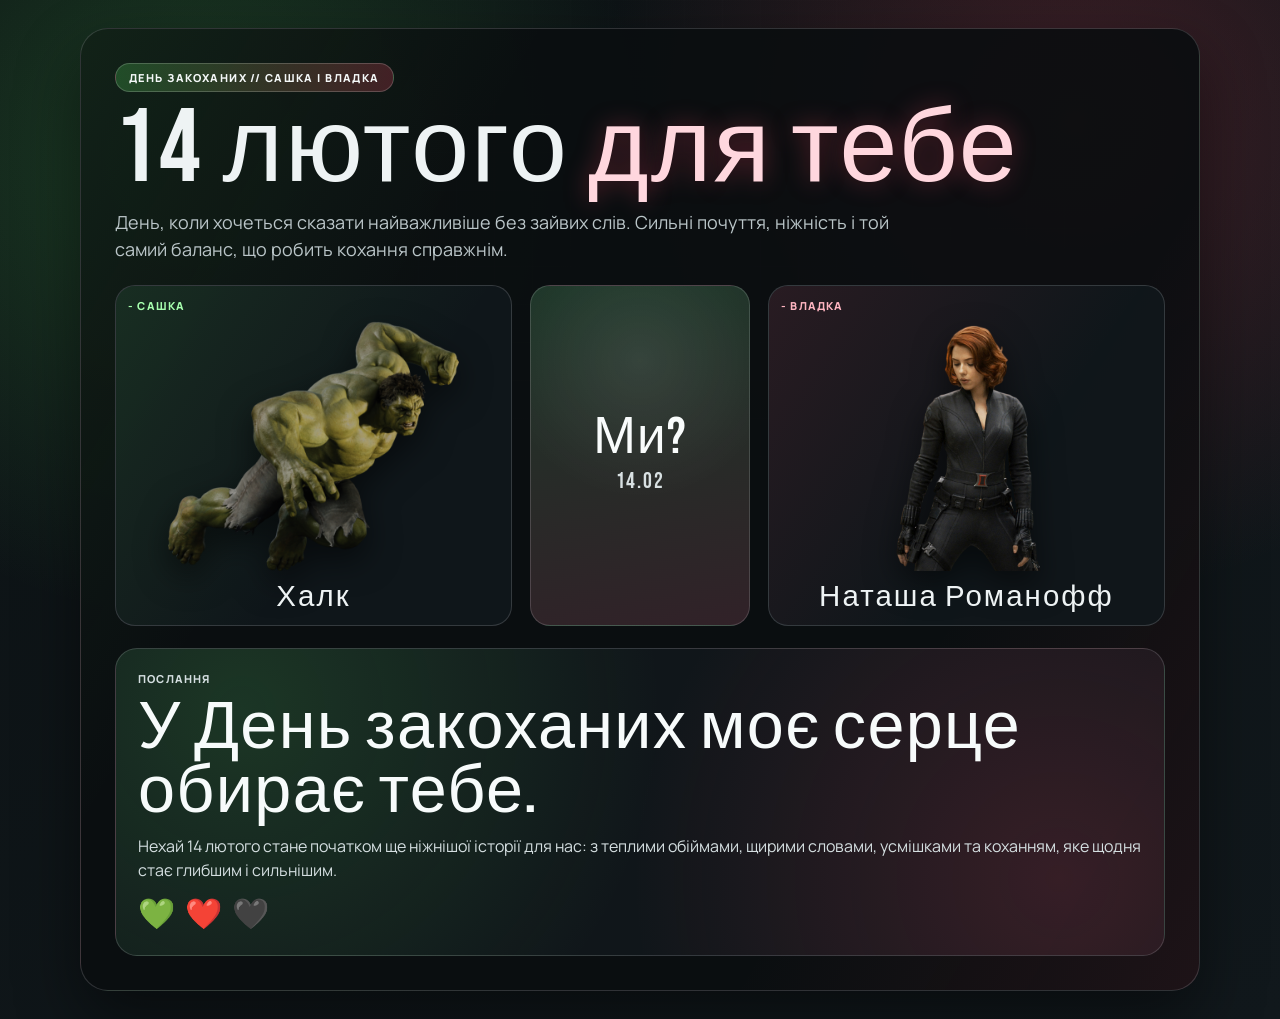
<file: index.html>
<!doctype html>
<html lang="uk">
<head>
  <meta charset="UTF-8">
  <meta name="viewport" content="width=device-width, initial-scale=1.0">
  <title>❤️</title>
  <meta name="description" content="Адаптивна валентинка до 14 лютого у стилі Халка та Наташі Романофф.">
  <link rel="preconnect" href="https://fonts.googleapis.com">
  <link rel="preconnect" href="https://fonts.gstatic.com" crossorigin>
  <link href="https://fonts.googleapis.com/css2?family=Bebas+Neue&family=Manrope:wght@400;500;700;800&display=swap" rel="stylesheet">
  <link rel="stylesheet" href="./styles.css">
  <script defer src="./script.js"></script>
</head>
<body>
  <div class="bg-grid" aria-hidden="true"></div>

  <div class="fall-layer" aria-hidden="true">
    <img class="fall-item" src="./assets/net/hulk-1.png" alt="" style="--x:2vw; --size:138px; --dur:46s; --delay:-28s; --drift:35px; --rot:10deg;">
    <img class="fall-item" src="./assets/net/widow-1.png" alt="" style="--x:10vw; --size:122px; --dur:50s; --delay:-14s; --drift:-28px; --rot:-12deg;">
    <img class="fall-item" src="./assets/net/hulk-2.png" alt="" style="--x:21vw; --size:134px; --dur:44s; --delay:-35s; --drift:26px; --rot:8deg;">
    <img class="fall-item" src="./assets/net/widow-2.png" alt="" style="--x:31vw; --size:124px; --dur:52s; --delay:-22s; --drift:-24px; --rot:-10deg;">
    <img class="fall-item" src="./assets/net/hulk-3.png" alt="" style="--x:42vw; --size:128px; --dur:47s; --delay:-7s; --drift:31px; --rot:9deg;">
    <img class="fall-item" src="./assets/net/widow-3.png" alt="" style="--x:53vw; --size:126px; --dur:54s; --delay:-39s; --drift:-26px; --rot:-11deg;">
    <img class="fall-item" src="./assets/net/hulk-4.png" alt="" style="--x:64vw; --size:132px; --dur:45s; --delay:-19s; --drift:28px; --rot:9deg;">
    <img class="fall-item" src="./assets/net/widow-4.png" alt="" style="--x:74vw; --size:118px; --dur:51s; --delay:-31s; --drift:-23px; --rot:-9deg;">
    <img class="fall-item" src="./assets/net/hulk-5.png" alt="" style="--x:84vw; --size:130px; --dur:48s; --delay:-11s; --drift:32px; --rot:10deg;">
    <img class="fall-item" src="./assets/net/widow-5.png" alt="" style="--x:93vw; --size:120px; --dur:53s; --delay:-43s; --drift:-22px; --rot:-11deg;">
  </div>

  <main class="valentine" aria-label="Валентинка до 14 лютого у стилі Халка та Наташі">
    <header class="hero">
      <p class="hero__label">ДЕНЬ ЗАКОХАНИХ // САШКА І ВЛАДКА</p>
      <h1>14 лютого <span>для тебе</span></h1>
      <p class="hero__text">
        День, коли хочеться сказати найважливіше без зайвих слів.
        Сильні почуття, ніжність і той самий баланс, що робить кохання справжнім.
      </p>
    </header>

    <section class="duo-stage" aria-label="Образи Халка і Наташі Романофф">
      <article class="character character--hulk">
        <p class="character__tag">- Сашка</p>
        <img src="./assets/net/hulk-2.png" alt="Халк">
        <p class="character__name">Халк</p>
      </article>

      <div class="duo-stage__core" aria-hidden="true">
        <h2>Ми?</h2>
        <p class="duo-stage__date">14.02</p>
      </div>

      <article class="character character--widow">
        <p class="character__tag">- Владка</p>
        <img src="./assets/net/widow-2.png" alt="Наташа Романофф">
        <p class="character__name">Наташа Романофф</p>
      </article>
    </section>

    <section class="note" aria-label="Романтичне послання">
      <p class="note__label">Послання</p>
      <h3>У День закоханих моє серце обирає тебе.</h3>
      <p>
        Нехай 14 лютого стане початком ще ніжнішої історії для нас:
        з теплими обіймами, щирими словами, усмішками та коханням,
        яке щодня стає глибшим і сильнішим.
      </p>
      <div class="heart-line" aria-hidden="true">
        <span>💚</span><span>❤️</span><span>🖤</span>
      </div>
    </section>
  </main>
</body>
</html>
</file>
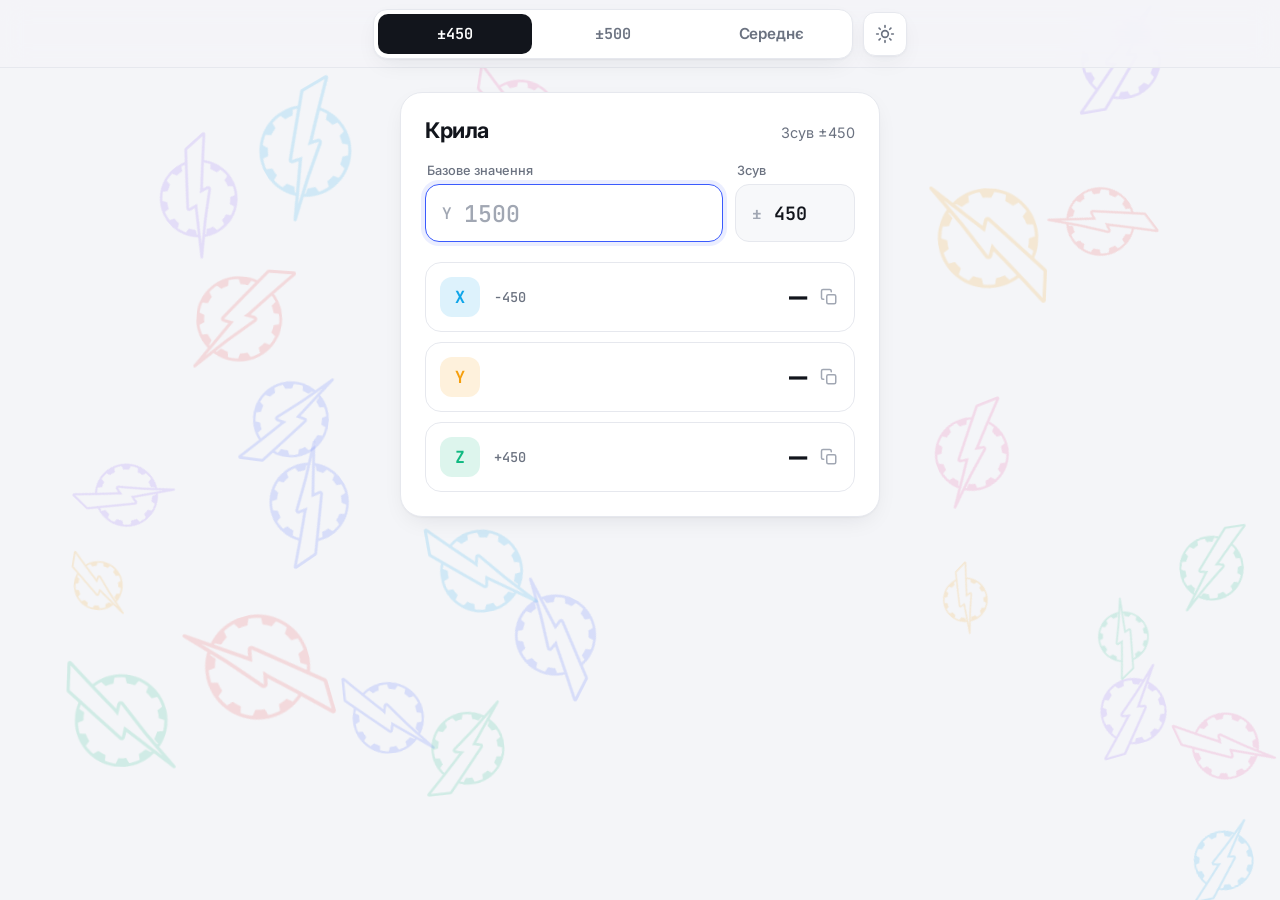
<file: kryla.html>
<!doctype html>
<html lang="uk">
<head>
<meta charset="utf-8" />
<meta name="viewport" content="width=device-width, initial-scale=1" />
<title>Крила — калькулятор</title>
<link rel="preconnect" href="https://fonts.googleapis.com" />
<link rel="preconnect" href="https://fonts.gstatic.com" crossorigin />
<link href="https://fonts.googleapis.com/css2?family=Inter:wght@400;500;600;700&family=JetBrains+Mono:wght@500;600&display=swap" rel="stylesheet" />
<style>
  :root{
    --bg:#f4f5f8; --card:#ffffff; --field:#f7f8fa;
    --line:#e6e8ee; --line-2:#d5d9e2;
    --ink:#12151c; --muted:#6b7280; --faint:#a1a7b3;
    --accent:#3b5bfd; --accent-soft:rgba(59,91,253,.10);
    --minus:#0ea5e9; --base:#f59e0b; --plus:#10b981; --avg:#8b5cf6;
    --shadow:0 1px 2px rgba(16,24,40,.04), 0 8px 24px -8px rgba(16,24,40,.10);
    --sans:'Inter',system-ui,-apple-system,'Segoe UI',Roboto,sans-serif;
    --mono:'JetBrains Mono',ui-monospace,Consolas,monospace;
    --bar-h:68px;
    /* кольори логотипів на фоні — світла тема */
    --l1:#3b5bfd; --l2:#8b5cf6; --l3:#10b981; --l4:#f59e0b; --l5:#ef4444; --l6:#0ea5e9; --l7:#ec4899;
    --logo-op:.16;
    color-scheme:light;
  }
  :root[data-theme="dark"]{
    --bg:#0b0d12; --card:#14171f; --field:#1b1f29;
    --line:#252a36; --line-2:#323846;
    --ink:#eef0f4; --muted:#9aa2b1; --faint:#5f6776;
    --accent:#6b85ff; --accent-soft:rgba(107,133,255,.16);
    --shadow:0 1px 2px rgba(0,0,0,.3), 0 12px 32px -12px rgba(0,0,0,.6);
    /* кольори логотипів на фоні — темна тема */
    --l1:#7c93ff; --l2:#c4a6ff; --l3:#4ff0b0; --l4:#ffc94d; --l5:#ff7a7a; --l6:#5fd4ff; --l7:#ff8fd0;
    --logo-op:.22;
    color-scheme:dark;
  }
  *{box-sizing:border-box;}
  body{
    margin:0; min-height:100vh; background:var(--bg); color:var(--ink);
    font-family:var(--sans); -webkit-font-smoothing:antialiased;
    padding:calc(var(--bar-h) + 24px) 16px 32px;
    transition:background .2s, color .2s;
  }

  /* ── логотипи, що літають на фоні ── */
  .sky{position:fixed; inset:0; z-index:0; overflow:hidden; pointer-events:none;}
  .logo{
    position:absolute; left:0; top:0; width:var(--s); aspect-ratio:260/280;
    background:var(--c); opacity:var(--logo-op);
    -webkit-mask:var(--logo-img) center/contain no-repeat; mask:var(--logo-img) center/contain no-repeat;
    transition:background .4s, opacity .4s; will-change:transform;
  }
  :root{--logo-img:url("[data-uri]");}

  /* ── закріплена панель вкладок ── */
  .bar{
    position:fixed; top:0; left:0; right:0; z-index:10; height:var(--bar-h);
    display:flex; align-items:center; justify-content:center; gap:10px; padding:0 12px;
    background:color-mix(in srgb,var(--bg) 82%,transparent);
    border-bottom:1px solid var(--line);
    backdrop-filter:saturate(1.6) blur(14px); -webkit-backdrop-filter:saturate(1.6) blur(14px);
  }
  .seg{
    display:flex; gap:4px; padding:4px; width:min(480px,100%);
    background:var(--card); border:1px solid var(--line); border-radius:14px; box-shadow:var(--shadow);
  }
  .tab{
    flex:1 1 0; min-width:0; height:40px; border:0; border-radius:10px;
    background:transparent; color:var(--muted); cursor:pointer;
    font:600 .95rem var(--sans); letter-spacing:-.01em; white-space:nowrap;
    display:flex; align-items:center; justify-content:center; gap:6px;
    transition:background .15s, color .15s;
  }
  .tab .n{font-family:var(--mono); font-weight:600;}
  .tab:hover{color:var(--ink); background:var(--field);}
  .tab[aria-selected="true"]{background:var(--ink); color:var(--card);}
  .tab:focus-visible{outline:2px solid var(--accent); outline-offset:2px;}
  .theme{
    flex:none; width:44px; height:44px; border-radius:12px; cursor:pointer;
    border:1px solid var(--line); background:var(--card); color:var(--muted); box-shadow:var(--shadow);
    display:grid; place-items:center;
  }
  .theme:hover{color:var(--ink);}
  .theme svg{width:20px; height:20px;}
  .theme .moon{display:none;}
  :root[data-theme="dark"] .theme .sun{display:none;}
  :root[data-theme="dark"] .theme .moon{display:block;}

  /* ── картка ── */
  .card{
    position:relative; z-index:1;
    width:min(480px,100%); margin:0 auto;
    background:var(--card); border:1px solid var(--line); border-radius:22px;
    padding:24px; box-shadow:var(--shadow);
  }
  .card[hidden]{display:none;}
  .head{display:flex; align-items:baseline; justify-content:space-between; gap:12px; margin-bottom:20px;}
  .head h1{margin:0; font-size:1.35rem; font-weight:700; letter-spacing:-.02em;}
  .head span{color:var(--muted); font-size:.9rem;}

  .grid{display:grid; grid-template-columns:1fr 120px; gap:12px;}
  .grid.two{grid-template-columns:1fr 1fr;}
  label{display:block; color:var(--muted); font-size:.8rem; font-weight:500; margin:0 0 6px 2px;}
  .field{
    display:flex; align-items:center; gap:10px; height:58px; padding:0 16px;
    background:var(--field); border:1px solid var(--line); border-radius:14px;
    transition:border-color .15s, box-shadow .15s, background .15s;
  }
  .field:focus-within{border-color:var(--accent); box-shadow:0 0 0 4px var(--accent-soft); background:var(--card);}
  .field .tag{color:var(--faint); font:600 1rem var(--mono);}
  input{
    width:100%; min-width:0; border:0; background:transparent; color:var(--ink); outline:none;
    font:600 1.45rem var(--mono); font-variant-numeric:tabular-nums;
  }
  .grid .small input{font-size:1.15rem;}
  input::placeholder{color:var(--faint); font-weight:500;}
  input[type=number]::-webkit-inner-spin-button,input[type=number]::-webkit-outer-spin-button{-webkit-appearance:none;margin:0;}
  input[type=number]{-moz-appearance:textfield;}

  /* ── результати ── */
  .out{display:grid; gap:10px; margin-top:20px;}
  .row{
    display:flex; align-items:center; gap:14px; padding:14px 16px 14px 14px;
    border:1px solid var(--line); border-radius:16px; background:var(--card);
    cursor:pointer; user-select:none; transition:border-color .15s, background .15s, transform .08s;
  }
  .row:hover{border-color:var(--line-2); background:var(--field);}
  .row:active{transform:scale(.99);}
  .badge{
    flex:none; width:40px; height:40px; border-radius:12px; display:grid; place-items:center;
    font:700 1.05rem var(--mono); color:var(--c); background:color-mix(in srgb,var(--c) 14%,transparent);
  }
  .row .lbl{display:flex; flex-direction:column; gap:1px; min-width:0;}
  .row .lbl b{font-weight:600; font-size:.95rem;}
  .row .lbl small{color:var(--muted); font:500 .85rem var(--mono);}
  .row .v{
    margin-left:auto; font:600 1.9rem var(--mono); letter-spacing:-.02em;
    font-variant-numeric:tabular-nums; user-select:all; -webkit-user-select:all;
  }
  .row .cp{flex:none; width:18px; height:18px; color:var(--faint); transition:color .15s;}
  .row:hover .cp{color:var(--muted);}
  .row.x{--c:var(--minus);} .row.y{--c:var(--base);} .row.z{--c:var(--plus);} .row.avg{--c:var(--avg);}
  .row.avg{padding:20px 18px 20px 16px;}
  .row.avg .v{font-size:2.5rem;}
  .row.flash{border-color:var(--c); background:color-mix(in srgb,var(--c) 8%,var(--card));}

  .toast{
    position:fixed; left:50%; bottom:24px; z-index:20; transform:translate(-50%,16px); opacity:0;
    background:var(--ink); color:var(--card); border-radius:12px; padding:10px 16px;
    font:500 .95rem var(--sans); pointer-events:none; box-shadow:var(--shadow);
    transition:opacity .18s, transform .18s;
  }
  .toast b{font-family:var(--mono);}
  .toast.on{opacity:1; transform:translate(-50%,0);}

  @media (max-width:440px){
    .card{padding:18px; border-radius:18px;}
    .grid,.grid.two{grid-template-columns:1fr 1fr;}
    .grid:not(.two){grid-template-columns:1fr 96px;}
    .row .v{font-size:1.6rem;}
    .row.avg .v{font-size:2rem;}
    .tab{font-size:.88rem;}
  }
  @media (prefers-reduced-motion:reduce){ *{transition:none!important;} }
</style>
</head>
<body>
<div class="sky" id="sky" aria-hidden="true"></div>

<nav class="bar">
  <div class="seg" role="tablist" aria-label="Режими">
    <button class="tab" role="tab" id="tab-1" aria-controls="p-1" aria-selected="true"><span class="n">±<span id="tabOff1">450</span></span></button>
    <button class="tab" role="tab" id="tab-2" aria-controls="p-2" aria-selected="false" tabindex="-1"><span class="n">±<span id="tabOff2">500</span></span></button>
    <button class="tab" role="tab" id="tab-3" aria-controls="p-3" aria-selected="false" tabindex="-1">Середнє</button>
  </div>
  <button class="theme" id="theme" aria-label="Змінити тему" title="Світла / темна тема">
    <svg class="sun" viewBox="0 0 24 24" fill="none" stroke="currentColor" stroke-width="2" stroke-linecap="round"><circle cx="12" cy="12" r="4"/><path d="M12 2v2M12 20v2M4.9 4.9l1.4 1.4M17.7 17.7l1.4 1.4M2 12h2M20 12h2M4.9 19.1l1.4-1.4M17.7 6.3l1.4-1.4"/></svg>
    <svg class="moon" viewBox="0 0 24 24" fill="none" stroke="currentColor" stroke-width="2" stroke-linecap="round" stroke-linejoin="round"><path d="M21 12.8A9 9 0 1 1 11.2 3a7 7 0 0 0 9.8 9.8z"/></svg>
  </button>
</nav>

<!-- іконка копіювання (перевикористовується) -->
<svg width="0" height="0" style="position:absolute" aria-hidden="true">
  <symbol id="i-copy" viewBox="0 0 24 24" fill="none" stroke="currentColor" stroke-width="2" stroke-linecap="round" stroke-linejoin="round"><rect x="9" y="9" width="12" height="12" rx="2"/><path d="M5 15H4a2 2 0 0 1-2-2V4a2 2 0 0 1 2-2h9a2 2 0 0 1 2 2v1"/></symbol>
</svg>

<!-- ── Вкладка 1: ±зсув (450) ── -->
<main class="card" id="p-1" role="tabpanel" aria-labelledby="tab-1">
  <div class="head"><h1>Крила</h1><span>Зсув ±<span class="offTxt">450</span></span></div>
  <div class="grid">
    <div>
      <label for="y1">Базове значення</label>
      <div class="field"><span class="tag">Y</span><input id="y1" class="y" type="number" inputmode="numeric" placeholder="1500" autocomplete="off" /></div>
    </div>
    <div class="small">
      <label for="off1">Зсув</label>
      <div class="field"><span class="tag">±</span><input id="off1" class="off" type="number" inputmode="numeric" value="450" autocomplete="off" /></div>
    </div>
  </div>
  <div class="out">
    <div class="row x"><span class="badge">X</span><span class="lbl"><small class="fm">−450</small></span><span class="v vx">—</span><svg class="cp"><use href="#i-copy"/></svg></div>
    <div class="row y"><span class="badge">Y</span><span class="lbl"></span><span class="v vy">—</span><svg class="cp"><use href="#i-copy"/></svg></div>
    <div class="row z"><span class="badge">Z</span><span class="lbl"><small class="fp">+450</small></span><span class="v vz">—</span><svg class="cp"><use href="#i-copy"/></svg></div>
  </div>
</main>

<!-- ── Вкладка 2: ±зсув (500) ── -->
<main class="card" id="p-2" role="tabpanel" aria-labelledby="tab-2" hidden>
  <div class="head"><h1>Крила</h1><span>Зсув ±<span class="offTxt">500</span></span></div>
  <div class="grid">
    <div>
      <label for="y2">Базове значення</label>
      <div class="field"><span class="tag">Y</span><input id="y2" class="y" type="number" inputmode="numeric" placeholder="1500" autocomplete="off" /></div>
    </div>
    <div class="small">
      <label for="off2">Зсув</label>
      <div class="field"><span class="tag">±</span><input id="off2" class="off" type="number" inputmode="numeric" value="500" autocomplete="off" /></div>
    </div>
  </div>
  <div class="out">
    <div class="row x"><span class="badge">X</span><span class="lbl"><small class="fm">−500</small></span><span class="v vx">—</span><svg class="cp"><use href="#i-copy"/></svg></div>
    <div class="row y"><span class="badge">Y</span><span class="lbl"></span><span class="v vy">—</span><svg class="cp"><use href="#i-copy"/></svg></div>
    <div class="row z"><span class="badge">Z</span><span class="lbl"><small class="fp">+500</small></span><span class="v vz">—</span><svg class="cp"><use href="#i-copy"/></svg></div>
  </div>
</main>

<!-- ── Вкладка 3: середнє ── -->
<main class="card" id="p-3" role="tabpanel" aria-labelledby="tab-3" hidden>
  <div class="head"><h1>Крила</h1><span>Середнє значення</span></div>
  <div class="grid two">
    <div>
      <label for="a">Перше число</label>
      <div class="field"><span class="tag">А</span><input id="a" type="number" inputmode="numeric" placeholder="1000" autocomplete="off" /></div>
    </div>
    <div>
      <label for="b">Друге число</label>
      <div class="field"><span class="tag">Б</span><input id="b" type="number" inputmode="numeric" placeholder="1500" autocomplete="off" /></div>
    </div>
  </div>
  <div class="out">
    <div class="row avg"><span class="lbl"><b>Результат</b></span><span class="v" id="vavg">—</span><svg class="cp"><use href="#i-copy"/></svg></div>
  </div>
</main>

<div class="toast" id="toast" role="status" aria-live="polite"></div>

<script>
(function(){
  var reduce=window.matchMedia('(prefers-reduced-motion: reduce)').matches;
  /* числа без пробілів між розрядами — щоб зручно копіювати */
  function fmt(n){ return String(Math.round(n)); }

  function store(k,v){ try{ if(v===undefined) return localStorage.getItem(k); localStorage.setItem(k,v); }catch(e){ return null; } }

  /* ── тема ── */
  var root=document.documentElement;
  if(store('kryla-theme')==='dark') root.setAttribute('data-theme','dark');
  document.getElementById('theme').addEventListener('click',function(){
    var dark=root.getAttribute('data-theme')!=='dark';
    if(dark) root.setAttribute('data-theme','dark'); else root.removeAttribute('data-theme');
    store('kryla-theme',dark?'dark':'light');
  });

  /* плавна зміна числа в елементі */
  function counter(el){
    var cur=0, raf;
    return {
      set:function(to){
        if(reduce){ cur=to; el.textContent=fmt(to); return; }
        cancelAnimationFrame(raf);
        var from=cur, t0=performance.now(), dur=320;
        function step(now){
          var p=Math.min(1,(now-t0)/dur), e=1-Math.pow(1-p,3);
          cur=from+(to-from)*e; el.textContent=fmt(cur);
          if(p<1) raf=requestAnimationFrame(step);
        }
        raf=requestAnimationFrame(step);
      },
      clear:function(){ cancelAnimationFrame(raf); cur=0; el.textContent='—'; }
    };
  }

  /* ── вкладки 1 і 2: ±зсув ── */
  [1,2].forEach(function(i){
    var p=document.getElementById('p-'+i);
    var yEl=p.querySelector('.y'), offEl=p.querySelector('.off');
    var tabOff=document.getElementById('tabOff'+i), offTxt=p.querySelector('.offTxt');
    var fm=p.querySelector('.fm'), fp=p.querySelector('.fp');
    var out={x:counter(p.querySelector('.vx')), y:counter(p.querySelector('.vy')), z:counter(p.querySelector('.vz'))};
    var saved=store('kryla-off'+i);
    if(saved!==null && saved!=='') offEl.value=saved;

    function calc(){
      var off=parseFloat(offEl.value)||0;
      tabOff.textContent=offTxt.textContent=fmt(off);
      fm.textContent='−'+fmt(off); fp.textContent='+'+fmt(off);
      var yRaw=yEl.value.trim();
      if(yRaw===''){ out.x.clear(); out.y.clear(); out.z.clear(); return; }
      var y=parseFloat(yRaw)||0;
      out.x.set(y-off); out.y.set(y); out.z.set(y+off);
    }
    yEl.addEventListener('input',calc);
    offEl.addEventListener('input',function(){ store('kryla-off'+i, offEl.value.trim()); calc(); });
    calc();
  });

  /* ── вкладка 3: середнє ── */
  var aEl=document.getElementById('a'), bEl=document.getElementById('b');
  var avg=counter(document.getElementById('vavg'));
  function calcAvg(){
    var ar=aEl.value.trim(), br=bEl.value.trim();
    if(ar===''||br===''){ avg.clear(); return; }
    var a=parseFloat(ar)||0, b=parseFloat(br)||0;
    avg.set(Math.round((a+b)/2));
  }
  aEl.addEventListener('input',calcAvg); bEl.addEventListener('input',calcAvg);

  /* ── клік по рядку — копіювання числа ── */
  var toast=document.getElementById('toast'), toastT;
  function notify(t){ toast.innerHTML='Скопійовано <b></b>'; toast.lastChild.textContent=t; toast.classList.add('on'); clearTimeout(toastT); toastT=setTimeout(function(){ toast.classList.remove('on'); },1200); }
  function legacyCopy(t){
    var ta=document.createElement('textarea'); ta.value=t; ta.setAttribute('readonly','');
    ta.style.position='fixed'; ta.style.opacity='0'; document.body.appendChild(ta); ta.select();
    try{ document.execCommand('copy'); }catch(e){} document.body.removeChild(ta);
  }
  function copyText(t){
    if(navigator.clipboard&&window.isSecureContext) return navigator.clipboard.writeText(t).catch(function(){ legacyCopy(t); });
    legacyCopy(t); return Promise.resolve();
  }
  [].forEach.call(document.querySelectorAll('.row'),function(row){
    var v=row.querySelector('.v'); row.title='Натисни, щоб скопіювати';
    row.addEventListener('click',function(){
      var t=v.textContent.trim(); if(t==='—') return;
      copyText(t).then(function(){
        notify(t); row.classList.add('flash'); setTimeout(function(){ row.classList.remove('flash'); },400);
      });
    });
  });

  /* ── логотипи на фоні: літають, відбиваються від країв і один від одного ── */
  (function(){
    var sky=document.getElementById('sky'), items=[];
    /* кількість залежить від розміру екрана */
    var N=Math.max(12,Math.min(30,Math.round(innerWidth*innerHeight/45000)));
    function fits(x,y,R){
      if(x<R||y<R||x>innerWidth-R||y>innerHeight-R) return false;
      for(var j=0;j<items.length;j++){ var o=items[j], dx=o.x-x, dy=o.y-y; if(dx*dx+dy*dy<(o.R+R+4)*(o.R+R+4)) return false; }
      return true;
    }
    for(var i=0;i<N;i++){
      var size=50+Math.random()*70, h=size*280/260, R=h*.46, x, y, t=0;
      do{ x=R+Math.random()*(innerWidth-2*R); y=R+Math.random()*(innerHeight-2*R); }while(!fits(x,y,R)&&++t<200);
      if(t>=200) continue; /* місця не лишилось */
      var el=document.createElement('div'); el.className='logo';
      el.style.setProperty('--s',size+'px'); el.style.setProperty('--c','var(--l'+(i%7+1)+')');
      sky.appendChild(el);
      var ang=Math.random()*Math.PI*2, sp=25+Math.random()*30; /* px/сек */
      items.push({el:el, w:size, h:h, R:R, m:R*R, x:x, y:y,
        vx:Math.cos(ang)*sp, vy:Math.sin(ang)*sp,
        r:Math.random()*360, vr:(Math.random()<.5?-1:1)*(6+Math.random()*14)});
    }
    /* x,y — центр логотипа */
    function place(it){ it.el.style.transform='translate('+(it.x-it.w/2)+'px,'+(it.y-it.h/2)+'px) rotate('+it.r+'deg)'; }
    items.forEach(place);
    if(reduce) return;

    function collide(a,b){
      var dx=b.x-a.x, dy=b.y-a.y, d2=dx*dx+dy*dy, min=a.R+b.R;
      if(d2>=min*min||d2===0) return;
      var d=Math.sqrt(d2), nx=dx/d, ny=dy/d;
      /* розсунути, щоб не злипались */
      var push=(min-d)/(a.m+b.m);
      a.x-=nx*push*b.m; a.y-=ny*push*b.m; b.x+=nx*push*a.m; b.y+=ny*push*a.m;
      /* пружний удар уздовж лінії центрів */
      var rv=(b.vx-a.vx)*nx+(b.vy-a.vy)*ny;
      if(rv>0) return; /* вже розлітаються */
      var j=-2*rv/(1/a.m+1/b.m);
      a.vx-=j*nx/a.m; a.vy-=j*ny/a.m; b.vx+=j*nx/b.m; b.vy+=j*ny/b.m;
      a.vr=-a.vr; b.vr=-b.vr;
    }

    var last=performance.now();
    function tick(now){
      var dt=Math.min(.05,(now-last)/1000); last=now;
      var W=innerWidth, H=innerHeight, n=items.length, i, k, it;
      for(i=0;i<n;i++){ it=items[i]; it.x+=it.vx*dt; it.y+=it.vy*dt; it.r+=it.vr*dt; }
      for(i=0;i<n;i++) for(k=i+1;k<n;k++) collide(items[i],items[k]);
      for(i=0;i<n;i++){
        it=items[i];
        if(it.x<it.R){ it.x=it.R; it.vx=Math.abs(it.vx); }
        if(it.x>W-it.R){ it.x=W-it.R; it.vx=-Math.abs(it.vx); }
        if(it.y<it.R){ it.y=it.R; it.vy=Math.abs(it.vy); }
        if(it.y>H-it.R){ it.y=H-it.R; it.vy=-Math.abs(it.vy); }
        place(it);
      }
      requestAnimationFrame(tick);
    }
    requestAnimationFrame(tick);
  })();

  /* ── перемикання вкладок ── */
  var tabs=[].slice.call(document.querySelectorAll('.tab'));
  var firstInput={1:'y1',2:'y2',3:'a'};
  function show(i){
    tabs.forEach(function(t,k){
      var on=(k+1)===i;
      t.setAttribute('aria-selected',on); t.tabIndex=on?0:-1;
      document.getElementById('p-'+(k+1)).hidden=!on;
    });
    store('kryla-tab',i);
    var el=document.getElementById(firstInput[i]); el.focus(); el.select&&el.select();
  }
  tabs.forEach(function(t,k){ t.addEventListener('click',function(){ show(k+1); }); });
  /* Alt+1/2/3 або 1/2/3 коли курсор не в полі — швидке перемикання */
  document.addEventListener('keydown',function(e){
    if(e.key==='Enter'&&document.activeElement.tagName==='INPUT'){ document.activeElement.select(); return; }
    var n=parseInt(e.key,10); if(!(n>=1&&n<=3)) return;
    var inField=document.activeElement&&document.activeElement.tagName==='INPUT';
    if(e.altKey||(!inField&&!e.ctrlKey&&!e.metaKey)){ e.preventDefault(); show(n); }
  });
  var startTab=parseInt(store('kryla-tab'),10);
  show(startTab>=1&&startTab<=3?startTab:1);
})();
</script>
</body>
</html>
</file>
<file: styles.css>
:root {
  --bg-1: #0c1214;
  --bg-2: #11181c;
  --panel: rgba(10, 14, 16, 0.9);
  --panel-soft: rgba(17, 24, 28, 0.9);
  --ink: #eef3f4;
  --muted: #bac5c8;
  --green: #54d45c;
  --green-deep: #1a8935;
  --red: #e3435c;
  --red-deep: #8d1f34;
  --line: rgba(238, 243, 244, 0.16);
  --shadow: 0 28px 64px rgba(0, 0, 0, 0.45);
}

*,
*::before,
*::after {
  box-sizing: border-box;
}

html,
body {
  margin: 0;
  min-height: 100%;
}

body {
  font-family: "Manrope", "Segoe UI", sans-serif;
  color: var(--ink);
  background:
    radial-gradient(circle at 15% 16%, rgba(84, 212, 92, 0.22), transparent 33%),
    radial-gradient(circle at 84% 12%, rgba(227, 67, 92, 0.22), transparent 34%),
    linear-gradient(150deg, var(--bg-1), var(--bg-2));
  display: grid;
  place-items: center;
  padding: clamp(12px, 2.5vw, 28px);
  position: relative;
  overflow-x: clip;
}

.bg-grid {
  position: fixed;
  inset: 0;
  background:
    linear-gradient(rgba(255, 255, 255, 0.035) 1px, transparent 1px),
    linear-gradient(90deg, rgba(255, 255, 255, 0.035) 1px, transparent 1px);
  background-size: 38px 38px;
  mask-image: radial-gradient(circle at center, rgba(0, 0, 0, 0.65), transparent 85%);
  pointer-events: none;
  z-index: 0;
}

.fall-layer {
  position: fixed;
  inset: -25vh 0 0;
  pointer-events: none;
  z-index: 1;
}

.fall-item {
  position: absolute;
  left: var(--x);
  top: -30vh;
  width: var(--size);
  opacity: 0.42;
  filter: drop-shadow(0 8px 12px rgba(0, 0, 0, 0.45));
  will-change: transform;
  animation: fallDown var(--dur) linear infinite;
  animation-delay: var(--delay);
}

@keyframes fallDown {
  0% {
    transform: translate3d(0, -12vh, 0) rotate(0deg);
  }
  35% {
    transform: translate3d(calc(var(--drift) * -0.45), 35vh, 0) rotate(calc(var(--rot) * 0.45));
  }
  70% {
    transform: translate3d(var(--drift), 78vh, 0) rotate(calc(var(--rot) * 0.7));
  }
  100% {
    transform: translate3d(calc(var(--drift) * -0.35), 136vh, 0) rotate(var(--rot));
  }
}

.valentine {
  width: min(1120px, 100%);
  border: 1px solid var(--line);
  border-radius: 28px;
  box-shadow: var(--shadow);
  background:
    linear-gradient(120deg, rgba(84, 212, 92, 0.09), transparent 28%),
    linear-gradient(300deg, rgba(227, 67, 92, 0.09), transparent 28%),
    var(--panel);
  padding: clamp(16px, 3vw, 34px);
  display: grid;
  gap: clamp(14px, 2vw, 22px);
  position: relative;
  z-index: 2;
  overflow: hidden;
}

.hero {
  display: grid;
  gap: 9px;
}

.hero__label {
  margin: 0;
  width: fit-content;
  border: 1px solid rgba(238, 243, 244, 0.2);
  border-radius: 999px;
  padding: 6px 13px;
  font-size: 11px;
  letter-spacing: 0.13em;
  text-transform: uppercase;
  font-weight: 800;
  color: #f4f8f8;
  background: linear-gradient(90deg, rgba(84, 212, 92, 0.25), rgba(227, 67, 92, 0.25));
}

h1,
h2,
h3 {
  margin: 0;
  font-family: "Bebas Neue", Impact, sans-serif;
  letter-spacing: 0.02em;
  line-height: 0.95;
  font-weight: 400;
}

h1 {
  font-size: clamp(48px, 8.5vw, 104px);
}

h1 span {
  color: #ffd7de;
  text-shadow: 0 0 24px rgba(227, 67, 92, 0.4);
}

.hero__text {
  margin: 0;
  max-width: 74ch;
  color: var(--muted);
  line-height: 1.5;
  font-size: clamp(14px, 1.7vw, 18px);
}

.duo-stage {
  display: grid;
  grid-template-columns: 1fr 220px 1fr;
  gap: clamp(10px, 1.8vw, 18px);
  align-items: stretch;
}

.character {
  border: 1px solid var(--line);
  border-radius: 20px;
  padding: 12px 12px 10px;
  background: var(--panel-soft);
  display: grid;
  gap: 8px;
  align-content: start;
  min-height: 330px;
  position: relative;
  overflow: hidden;
}

.character::before {
  content: "";
  position: absolute;
  inset: 0;
  opacity: 0.12;
  pointer-events: none;
}

.character--hulk::before {
  background: linear-gradient(125deg, var(--green), transparent 60%);
}

.character--widow::before {
  background: linear-gradient(125deg, var(--red), transparent 60%);
}

.character__tag {
  margin: 0;
  font-size: 11px;
  letter-spacing: 0.11em;
  text-transform: uppercase;
  font-weight: 800;
  z-index: 1;
}

.character--hulk .character__tag {
  color: #a7ffae;
}

.character--widow .character__tag {
  color: #ffb5c1;
}

.character img {
  width: 100%;
  height: 250px;
  object-fit: contain;
  object-position: center bottom;
  z-index: 1;
  filter: drop-shadow(0 12px 16px rgba(0, 0, 0, 0.52));
}

.character--hulk img {
  transform: scaleX(-1);
  transform-origin: center;
}

.character__name {
  margin: 0;
  text-align: center;
  font-size: clamp(24px, 2.3vw, 32px);
  font-family: "Bebas Neue", Impact, sans-serif;
  letter-spacing: 0.07em;
  z-index: 1;
}

.duo-stage__core {
  border: 1px solid var(--line);
  border-radius: 20px;
  background:
    radial-gradient(circle at 50% 22%, rgba(255, 255, 255, 0.09), transparent 48%),
    linear-gradient(170deg, rgba(84, 212, 92, 0.14), rgba(227, 67, 92, 0.14)),
    #141c1f;
  display: grid;
  place-items: center;
  align-content: center;
  gap: 8px;
  text-align: center;
  padding: 14px;
}

.duo-stage__label {
  margin: 0;
  font-size: 11px;
  letter-spacing: 0.12em;
  text-transform: uppercase;
  font-weight: 800;
  color: #f1f7f7;
}

h2 {
  font-size: clamp(40px, 4vw, 58px);
  line-height: 0.86;
  color: #f9fcfc;
}

.duo-stage__date {
  margin: 0;
  font-size: 22px;
  font-family: "Bebas Neue", Impact, sans-serif;
  letter-spacing: 0.08em;
  color: #d8e0e2;
}

.note {
  border: 1px solid var(--line);
  border-radius: 22px;
  padding: clamp(14px, 2vw, 22px);
  background:
    radial-gradient(circle at 12% 20%, rgba(84, 212, 92, 0.17), transparent 44%),
    radial-gradient(circle at 90% 75%, rgba(227, 67, 92, 0.18), transparent 44%),
    rgba(17, 24, 28, 0.95);
  display: grid;
  gap: 10px;
}

.note__label {
  margin: 0;
  font-size: 11px;
  letter-spacing: 0.11em;
  text-transform: uppercase;
  font-weight: 800;
  color: #cfdbdd;
}

h3 {
  font-size: clamp(34px, 5.2vw, 70px);
  color: #f7fbfb;
}

.note > p {
  margin: 0;
  color: #d4dee0;
  line-height: 1.5;
}

.heart-line {
  display: inline-flex;
  align-items: center;
  gap: 10px;
  font-size: clamp(20px, 3vw, 30px);
}

.heart-line span {
  animation: pulse 1.7s ease-in-out infinite;
}

.heart-line span:nth-child(2) {
  animation-delay: 0.2s;
}

.heart-line span:nth-child(3) {
  animation-delay: 0.4s;
}

@keyframes pulse {
  0%,
  100% {
    transform: scale(1);
  }
  45% {
    transform: scale(1.12);
  }
}

@media (max-width: 930px) {
  .duo-stage {
    grid-template-columns: 1fr;
  }

  .duo-stage__core {
    min-height: 180px;
  }

  .character {
    min-height: auto;
  }
}

@media (max-width: 640px) {
  .fall-item {
    width: calc(var(--size) * 0.68);
    opacity: 0.34;
  }

  .valentine {
    border-radius: 20px;
  }

  .character img {
    height: 210px;
  }
}

@media (prefers-reduced-motion: reduce) {
  .fall-layer {
    display: none;
  }
}
</file>
